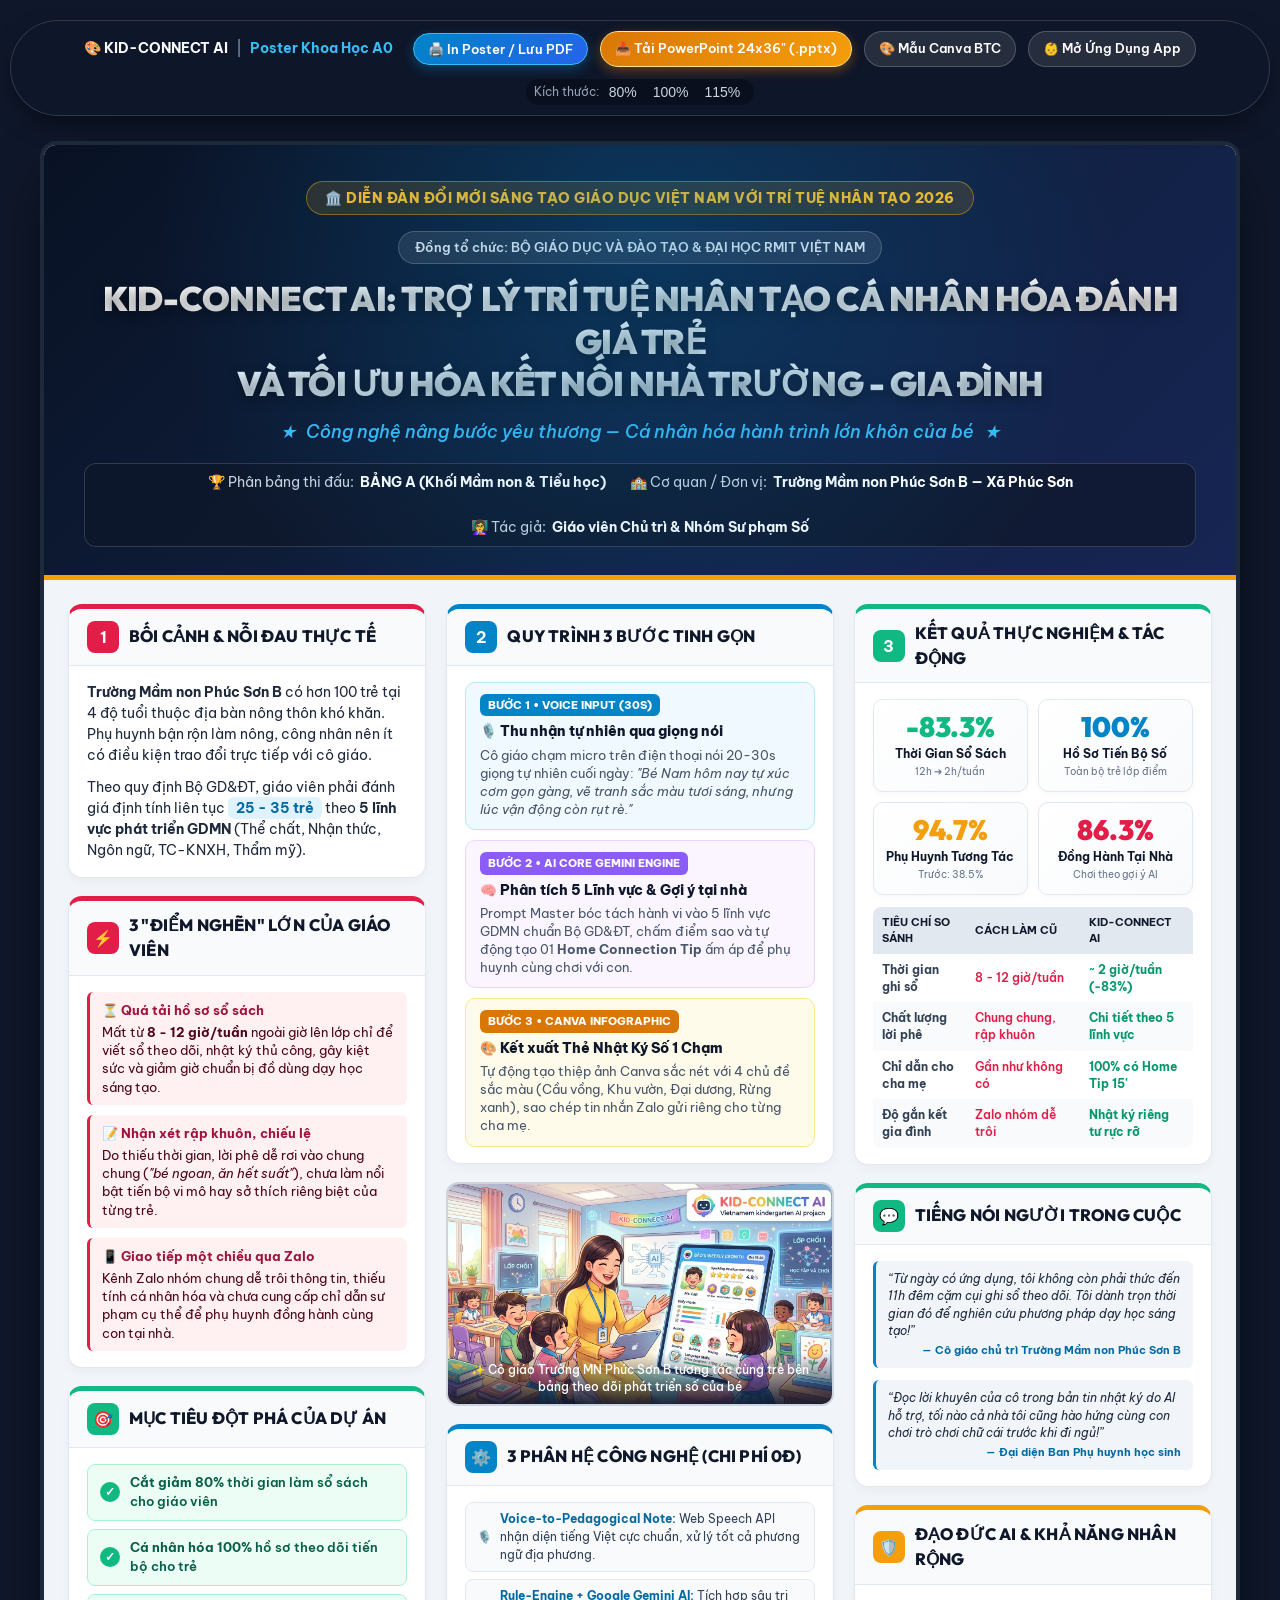
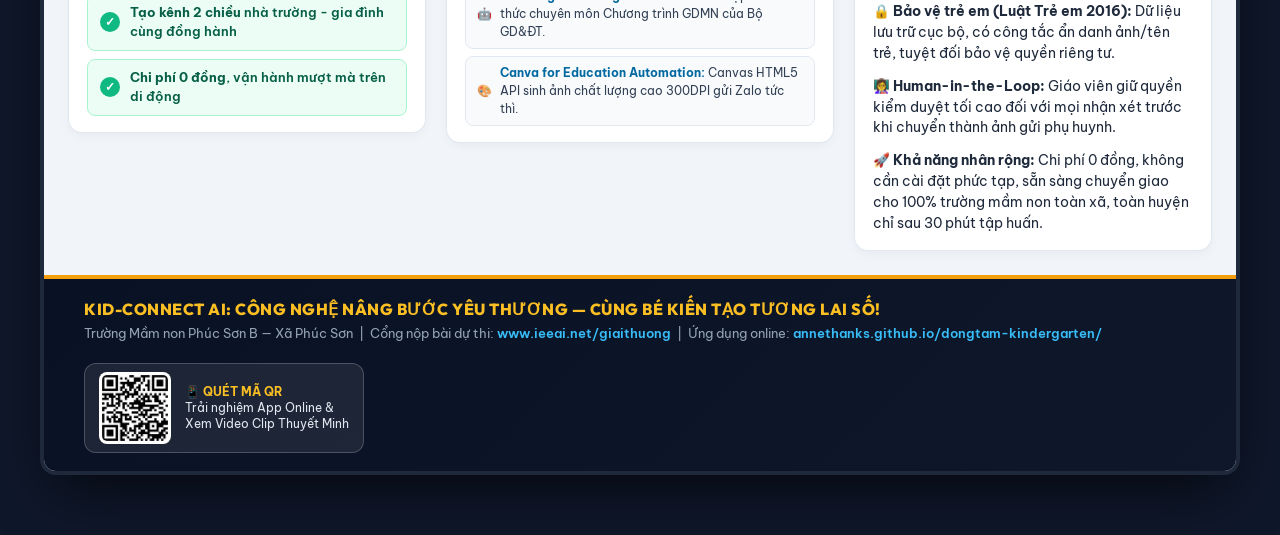
<file: poster.html>
<!DOCTYPE html>
<html lang="vi">
<head>
  <meta charset="UTF-8">
  <meta name="viewport" content="width=device-width, initial-scale=1.0">
  <title>POSTER TRIỂN LÃM: KID-CONNECT AI | Giải Thưởng Tiên Phong Ứng Dụng AI 2026</title>
  
  <!-- Google Fonts -->
  <link rel="preconnect" href="https://fonts.googleapis.com">
  <link rel="preconnect" href="https://fonts.gstatic.com" crossorigin>
  <link href="https://fonts.googleapis.com/css2?family=Be+Vietnam+Pro:ital,wght@0,300;0,400;0,500;0,600;0,700;0,800;1,400;1,600&family=Outfit:wght@500;600;700;800;900&display=swap" rel="stylesheet">

  <style>
    :root {
      --primary: #0284c7;
      --primary-dark: #0369a1;
      --primary-navy: #0f172a;
      --accent-amber: #f59e0b;
      --accent-rose: #e11d48;
      --accent-emerald: #10b981;
      --accent-violet: #8b5cf6;
      --bg-slate: #f8fafc;
      --card-bg: #ffffff;
      --text-main: #1e293b;
      --text-muted: #64748b;
      --border-color: #e2e8f0;
      --poster-w: 1200px;
    }

    * {
      box-sizing: border-box;
      margin: 0;
      padding: 0;
    }

    body {
      font-family: 'Be Vietnam Pro', -apple-system, BlinkMacSystemFont, sans-serif;
      background-color: #0f172a;
      color: var(--text-main);
      display: flex;
      flex-direction: column;
      align-items: center;
      min-height: 100vh;
      padding: 20px 10px 60px 10px;
      line-height: 1.5;
    }

    /* TOP ACTION TOOLBAR */
    .toolbar {
      position: sticky;
      top: 10px;
      z-index: 1000;
      background: rgba(15, 23, 42, 0.85);
      backdrop-filter: blur(12px);
      border: 1px solid rgba(255, 255, 255, 0.15);
      border-radius: 9999px;
      padding: 10px 24px;
      margin-bottom: 25px;
      display: flex;
      align-items: center;
      gap: 12px;
      box-shadow: 0 10px 25px -5px rgba(0, 0, 0, 0.5);
      flex-wrap: wrap;
      justify-content: center;
    }

    .toolbar-title {
      color: #f8fafc;
      font-weight: 700;
      font-size: 14px;
      display: flex;
      align-items: center;
      gap: 8px;
      margin-right: 8px;
    }

    .toolbar-btn {
      display: inline-flex;
      align-items: center;
      gap: 6px;
      background: rgba(255, 255, 255, 0.1);
      color: #ffffff;
      border: 1px solid rgba(255, 255, 255, 0.2);
      padding: 7px 14px;
      border-radius: 9999px;
      font-size: 13px;
      font-weight: 600;
      text-decoration: none;
      cursor: pointer;
      transition: all 0.2s ease;
      font-family: inherit;
    }

    .toolbar-btn:hover {
      background: rgba(255, 255, 255, 0.25);
      transform: translateY(-1px);
    }

    .toolbar-btn.primary {
      background: linear-gradient(135deg, #0284c7, #2563eb);
      border-color: #38bdf8;
      box-shadow: 0 4px 12px rgba(2, 132, 199, 0.4);
    }

    .toolbar-btn.primary:hover {
      background: linear-gradient(135deg, #0369a1, #1d4ed8);
    }

    .toolbar-btn.amber {
      background: linear-gradient(135deg, #d97706, #f59e0b);
      border-color: #fde68a;
      box-shadow: 0 4px 12px rgba(217, 119, 6, 0.4);
    }

    .zoom-group {
      display: flex;
      align-items: center;
      gap: 4px;
      background: rgba(0, 0, 0, 0.3);
      padding: 3px 8px;
      border-radius: 9999px;
      color: #94a3b8;
      font-size: 12px;
    }

    .zoom-btn {
      background: none;
      border: none;
      color: #cbd5e1;
      font-size: 14px;
      cursor: pointer;
      padding: 2px 6px;
      border-radius: 4px;
    }
    .zoom-btn:hover {
      background: rgba(255,255,255,0.2);
      color: #fff;
    }

    /* POSTER WRAPPER (RATIO 2:3 - KHỔ A0 STANDALONE) */
    .poster-viewport {
      width: 100%;
      display: flex;
      justify-content: center;
      transition: transform 0.2s ease;
      transform-origin: top center;
    }

    .poster {
      width: var(--poster-w);
      background-color: var(--bg-slate);
      border-radius: 16px;
      box-shadow: 0 25px 60px -15px rgba(0, 0, 0, 0.7);
      overflow: hidden;
      display: flex;
      flex-direction: column;
      border: 4px solid #1e293b;
      position: relative;
    }

    /* 1. POSTER HEADER */
    .poster-header {
      background: linear-gradient(135deg, #091224 0%, #0f1f3d 50%, #172554 100%);
      color: #ffffff;
      padding: 36px 40px 28px 40px;
      text-align: center;
      position: relative;
      border-bottom: 5px solid var(--accent-amber);
    }

    .poster-header::before {
      content: "";
      position: absolute;
      top: 0; left: 0; right: 0; bottom: 0;
      background: radial-gradient(circle at 50% 20%, rgba(2, 132, 199, 0.25), transparent 70%);
      pointer-events: none;
    }

    .header-badge-row {
      display: flex;
      justify-content: center;
      align-items: center;
      gap: 16px;
      margin-bottom: 14px;
      flex-wrap: wrap;
    }

    .badge-org {
      background: rgba(245, 158, 11, 0.15);
      border: 1px solid rgba(245, 158, 11, 0.5);
      color: #fbbf24;
      font-size: 13.5px;
      font-weight: 800;
      letter-spacing: 0.5px;
      text-transform: uppercase;
      padding: 6px 18px;
      border-radius: 9999px;
      display: inline-flex;
      align-items: center;
      gap: 8px;
    }

    .badge-sub {
      background: rgba(255, 255, 255, 0.1);
      border: 1px solid rgba(255, 255, 255, 0.2);
      color: #e2e8f0;
      font-size: 13px;
      font-weight: 600;
      padding: 6px 16px;
      border-radius: 9999px;
    }

    .poster-title {
      font-family: 'Outfit', sans-serif;
      font-size: 34px;
      font-weight: 900;
      line-height: 1.25;
      margin-bottom: 12px;
      background: linear-gradient(180deg, #ffffff 30%, #e0f2fe 100%);
      -webkit-background-clip: text;
      -webkit-text-fill-color: transparent;
      text-transform: uppercase;
      letter-spacing: -0.5px;
      text-shadow: 0 4px 12px rgba(0,0,0,0.4);
    }

    .poster-slogan {
      font-size: 18px;
      font-weight: 500;
      font-style: italic;
      color: #38bdf8;
      margin-bottom: 18px;
      display: flex;
      align-items: center;
      justify-content: center;
      gap: 10px;
    }

    .poster-meta-bar {
      display: flex;
      justify-content: center;
      align-items: center;
      gap: 24px;
      background: rgba(15, 23, 42, 0.7);
      border: 1px solid rgba(255, 255, 255, 0.15);
      padding: 8px 24px;
      border-radius: 12px;
      font-size: 14px;
      color: #cbd5e1;
      flex-wrap: wrap;
    }

    .meta-item {
      display: flex;
      align-items: center;
      gap: 6px;
    }
    .meta-item strong {
      color: #ffffff;
    }

    /* 2. POSTER BODY (3 COLUMNS) */
    .poster-body {
      display: grid;
      grid-template-columns: 1fr 1.08fr 1fr;
      gap: 20px;
      padding: 24px;
      background-color: #f1f5f9;
      flex-grow: 1;
    }

    .poster-col {
      display: flex;
      flex-direction: column;
      gap: 18px;
    }

    /* CARDS */
    .section-card {
      background: var(--card-bg);
      border-radius: 14px;
      border: 1.5px solid var(--border-color);
      overflow: hidden;
      box-shadow: 0 4px 12px -2px rgba(0, 0, 0, 0.05);
      display: flex;
      flex-direction: column;
    }

    .section-card.rose { border-top: 5px solid var(--accent-rose); }
    .section-card.blue { border-top: 5px solid var(--primary); }
    .section-card.emerald { border-top: 5px solid var(--accent-emerald); }
    .section-card.amber { border-top: 5px solid var(--accent-amber); }

    .card-header {
      padding: 12px 18px;
      display: flex;
      align-items: center;
      gap: 10px;
      background: #f8fafc;
      border-bottom: 1px solid var(--border-color);
    }

    .card-icon {
      width: 32px;
      height: 32px;
      border-radius: 8px;
      display: flex;
      align-items: center;
      justify-content: center;
      font-size: 16px;
      color: #fff;
      font-weight: bold;
      flex-shrink: 0;
    }
    .card-icon.rose { background: var(--accent-rose); }
    .card-icon.blue { background: var(--primary); }
    .card-icon.emerald { background: var(--accent-emerald); }
    .card-icon.amber { background: var(--accent-amber); }

    .card-title {
      font-family: 'Outfit', sans-serif;
      font-size: 16.5px;
      font-weight: 800;
      color: var(--primary-navy);
      text-transform: uppercase;
      letter-spacing: 0.2px;
    }

    .card-body {
      padding: 16px 18px;
      font-size: 13.5px;
      color: #334155;
      display: flex;
      flex-direction: column;
      gap: 12px;
    }

    /* HIGHLIGHT & LISTS */
    .lead-text {
      font-size: 13.5px;
      line-height: 1.55;
      color: #1e293b;
    }

    .highlight-pill {
      background: #e0f2fe;
      color: #0369a1;
      padding: 2px 8px;
      border-radius: 6px;
      font-weight: 700;
    }

    .pain-point-list {
      display: flex;
      flex-direction: column;
      gap: 10px;
    }

    .pain-point-item {
      background: #fff1f2;
      border-left: 3.5px solid var(--accent-rose);
      border-radius: 6px;
      padding: 9px 12px;
      display: flex;
      flex-direction: column;
      gap: 3px;
    }

    .pain-point-item .pp-title {
      font-weight: 700;
      color: #9f1239;
      font-size: 13px;
      display: flex;
      align-items: center;
      gap: 6px;
    }

    .pain-point-item .pp-desc {
      font-size: 12.5px;
      color: #4c0519;
      line-height: 1.45;
    }

    /* GOAL BOX */
    .goal-grid {
      display: grid;
      grid-template-columns: 1fr;
      gap: 8px;
    }

    .goal-item {
      background: #ecfdf5;
      border: 1px solid #a7f3d0;
      padding: 8px 12px;
      border-radius: 8px;
      display: flex;
      align-items: center;
      gap: 10px;
      font-size: 13px;
      color: #065f46;
      font-weight: 600;
    }

    .goal-check {
      background: var(--accent-emerald);
      color: #fff;
      width: 20px;
      height: 20px;
      border-radius: 50%;
      display: flex;
      align-items: center;
      justify-content: center;
      font-size: 12px;
      font-weight: 800;
      flex-shrink: 0;
    }

    /* STEP FLOW DIAGRAM (CENTER COLUMN) */
    .step-flow {
      display: flex;
      flex-direction: column;
      gap: 10px;
      position: relative;
    }

    .step-box {
      background: #f0fdf4;
      border: 1.5px solid #bbf7d0;
      border-radius: 10px;
      padding: 11px 14px;
      position: relative;
    }

    .step-box.s1 { background: #f0f9ff; border-color: #bae6fd; }
    .step-box.s2 { background: #faf5ff; border-color: #e9d5ff; }
    .step-box.s3 { background: #fffbeb; border-color: #fde68a; }

    .step-badge {
      display: inline-block;
      font-size: 11px;
      font-weight: 800;
      text-transform: uppercase;
      padding: 3px 8px;
      border-radius: 6px;
      margin-bottom: 5px;
    }
    .s1 .step-badge { background: #0284c7; color: #fff; }
    .s2 .step-badge { background: #8b5cf6; color: #fff; }
    .s3 .step-badge { background: #d97706; color: #fff; }

    .step-title {
      font-weight: 800;
      font-size: 13.5px;
      color: var(--primary-navy);
      margin-bottom: 4px;
    }

    .step-desc {
      font-size: 12.5px;
      color: #475569;
      line-height: 1.45;
    }

    /* HERO IMAGE */
    .hero-img-wrap {
      border-radius: 12px;
      overflow: hidden;
      border: 2px solid #cbd5e1;
      position: relative;
      background: #000;
    }

    .hero-img-wrap img {
      width: 100%;
      height: 220px;
      object-fit: cover;
      display: block;
      transition: transform 0.3s ease;
    }

    .hero-img-wrap:hover img {
      transform: scale(1.02);
    }

    .hero-caption {
      position: absolute;
      bottom: 0;
      left: 0;
      right: 0;
      background: linear-gradient(0deg, rgba(15,23,42,0.9) 0%, transparent 100%);
      color: #ffffff;
      padding: 8px 12px;
      font-size: 11.5px;
      text-align: center;
      font-weight: 500;
    }

    /* TECH PILL ROW */
    .tech-pill-grid {
      display: grid;
      grid-template-columns: 1fr;
      gap: 7px;
    }

    .tech-pill {
      background: #f8fafc;
      border: 1px solid var(--border-color);
      border-radius: 8px;
      padding: 7px 11px;
      font-size: 12px;
      display: flex;
      align-items: center;
      gap: 8px;
    }
    .tech-pill strong {
      color: var(--primary-dark);
    }

    /* STATS GRID (RIGHT COLUMN) */
    .stats-grid {
      display: grid;
      grid-template-columns: 1fr 1fr;
      gap: 10px;
    }

    .stat-card {
      background: linear-gradient(135deg, #ffffff 0%, #f8fafc 100%);
      border: 1.5px solid var(--border-color);
      border-radius: 10px;
      padding: 12px 10px;
      text-align: center;
      display: flex;
      flex-direction: column;
      align-items: center;
      justify-content: center;
      box-shadow: 0 2px 6px rgba(0,0,0,0.03);
    }

    .stat-number {
      font-family: 'Outfit', sans-serif;
      font-size: 28px;
      font-weight: 900;
      line-height: 1.1;
      margin-bottom: 4px;
    }
    .stat-card.green .stat-number { color: var(--accent-emerald); }
    .stat-card.blue .stat-number { color: var(--primary); }
    .stat-card.amber .stat-number { color: var(--accent-amber); }
    .stat-card.rose .stat-number { color: var(--accent-rose); }

    .stat-label {
      font-size: 11.5px;
      font-weight: 700;
      color: var(--primary-navy);
      line-height: 1.3;
    }

    .stat-sub {
      font-size: 10px;
      color: var(--text-muted);
      margin-top: 2px;
    }

    /* BEFORE AFTER TABLE */
    .compare-table {
      width: 100%;
      border-collapse: collapse;
      font-size: 11.5px;
      border-radius: 8px;
      overflow: hidden;
    }

    .compare-table th, .compare-table td {
      padding: 7px 9px;
      text-align: left;
    }

    .compare-table th {
      background: #e2e8f0;
      color: var(--primary-navy);
      font-weight: 700;
      font-size: 11px;
      text-transform: uppercase;
    }

    .compare-table tr:nth-child(even) {
      background: #f8fafc;
    }

    .compare-table td.bad {
      color: #e11d48;
      font-weight: 600;
    }

    .compare-table td.good {
      color: #059669;
      font-weight: 700;
    }

    /* QUOTE BOX */
    .quote-box {
      background: #f1f5f9;
      border-left: 3.5px solid var(--primary);
      padding: 9px 12px;
      border-radius: 6px;
      font-size: 12px;
      font-style: italic;
      color: #1e293b;
      line-height: 1.45;
    }

    .quote-author {
      font-size: 11px;
      font-weight: 700;
      font-style: normal;
      color: var(--primary-dark);
      margin-top: 4px;
      display: block;
      text-align: right;
    }

    /* 3. POSTER FOOTER */
    .poster-footer {
      background: linear-gradient(135deg, #091224 0%, #0f172a 100%);
      color: #ffffff;
      padding: 18px 40px;
      border-top: 4px solid var(--accent-amber);
      display: flex;
      align-items: center;
      justify-content: space-between;
      gap: 20px;
      flex-wrap: wrap;
    }

    .footer-left {
      display: flex;
      flex-direction: column;
      gap: 4px;
      flex-grow: 1;
    }

    .footer-slogan {
      font-family: 'Outfit', sans-serif;
      font-size: 16px;
      font-weight: 800;
      color: #fbbf24;
      text-transform: uppercase;
      letter-spacing: 0.5px;
    }

    .footer-info {
      font-size: 12.5px;
      color: #94a3b8;
      line-height: 1.4;
    }

    .footer-info a {
      color: #38bdf8;
      text-decoration: none;
      font-weight: 600;
    }

    .footer-right {
      display: flex;
      align-items: center;
      gap: 14px;
      background: rgba(255, 255, 255, 0.08);
      border: 1px solid rgba(255, 255, 255, 0.2);
      padding: 8px 14px;
      border-radius: 12px;
    }

    .qr-img {
      width: 72px;
      height: 72px;
      border-radius: 8px;
      background: #fff;
      padding: 3px;
      display: block;
    }

    .qr-text {
      display: flex;
      flex-direction: column;
      font-size: 11.5px;
      color: #e2e8f0;
      line-height: 1.35;
    }
    .qr-text strong {
      color: #fbbf24;
      font-size: 12px;
    }

    /* PRINT STYLES FOR A0 / A1 STANDEE / PDF */
    @media print {
      body {
        background: #ffffff !important;
        padding: 0 !important;
        margin: 0 !important;
      }

      .toolbar {
        display: none !important;
      }

      .poster-viewport {
        transform: none !important;
      }

      .poster {
        width: 100% !important;
        max-width: none !important;
        border: none !important;
        border-radius: 0 !important;
        box-shadow: none !important;
      }

      @page {
        size: A0 portrait;
        margin: 0;
      }
    }

    /* RESPONSIVE SCALING FOR MOBILE / LAPTOP PREVIEW */
    @media (max-width: 1250px) {
      :root {
        --poster-w: 100%;
      }
      .poster-body {
        grid-template-columns: 1fr;
      }
      .stats-grid {
        grid-template-columns: repeat(4, 1fr);
      }
    }

    @media (max-width: 768px) {
      .stats-grid {
        grid-template-columns: repeat(2, 1fr);
      }
      .poster-title {
        font-size: 24px;
      }
      .poster-header {
        padding: 24px 16px;
      }
      .poster-body {
        padding: 16px;
      }
      .poster-footer {
        padding: 16px;
        flex-direction: column;
        text-align: center;
      }
    }
  </style>
</head>
<body>

  <!-- TOP ACTION TOOLBAR -->
  <div class="toolbar" id="toolbar">
    <div class="toolbar-title">
      <span>🎨 KID-CONNECT AI</span>
      <span style="color: #64748b;">|</span>
      <span style="color: #38bdf8;">Poster Khoa Học A0</span>
    </div>

    <!-- Print / Export PDF -->
    <button class="toolbar-btn primary" onclick="window.print()">
      🖨️ In Poster / Lưu PDF
    </button>

    <!-- Download PPTX -->
    <a class="toolbar-btn amber" href="Poster_KID_CONNECT_AI_Canva_Import.pptx" download="Poster_KID_CONNECT_AI_Canva_Import.pptx">
      📥 Tải PowerPoint 24x36" (.pptx)
    </a>

    <!-- Official Canva Template -->
    <a class="toolbar-btn" href="https://www.canva.com/design/DAHX8izuwG0/IHnb5H7RXv3gR_rsUFUDIA/edit" target="_blank" rel="noopener">
      🎨 Mẫu Canva BTC
    </a>

    <!-- Launch Main App -->
    <a class="toolbar-btn" href="kid_connect_app/index.html">
      👶 Mở Ứng Dụng App
    </a>

    <!-- Zoom Controls -->
    <div class="zoom-group">
      <span>Kích thước:</span>
      <button class="zoom-btn" onclick="setZoom(0.8)">80%</button>
      <button class="zoom-btn" onclick="setZoom(1.0)">100%</button>
      <button class="zoom-btn" onclick="setZoom(1.15)">115%</button>
    </div>
  </div>

  <!-- POSTER CONTAINER -->
  <div class="poster-viewport" id="viewport">
    <div class="poster" id="poster">

      <!-- ================= HEADER SECTION ================= -->
      <header class="poster-header">
        <div class="header-badge-row">
          <span class="badge-org">🏛️ DIỄN ĐÀN ĐỔI MỚI SÁNG TẠO GIÁO DỤC VIỆT NAM VỚI TRÍ TUỆ NHÂN TẠO 2026</span>
          <span class="badge-sub">Đồng tổ chức: BỘ GIÁO DỤC VÀ ĐÀO TẠO & ĐẠI HỌC RMIT VIỆT NAM</span>
        </div>

        <h1 class="poster-title">
          KID-CONNECT AI: TRỢ LÝ TRÍ TUỆ NHÂN TẠO CÁ NHÂN HÓA ĐÁNH GIÁ TRẺ<br>
          VÀ TỐI ƯU HÓA KẾT NỐI NHÀ TRƯỜNG - GIA ĐÌNH
        </h1>

        <div class="poster-slogan">
          <span>★</span>
          <span>Công nghệ nâng bước yêu thương — Cá nhân hóa hành trình lớn khôn của bé</span>
          <span>★</span>
        </div>

        <div class="poster-meta-bar">
          <div class="meta-item">
            <span>🏆 Phân bảng thi đấu:</span>
            <strong>BẢNG A (Khối Mầm non & Tiểu học)</strong>
          </div>
          <div class="meta-item">
            <span>🏫 Cơ quan / Đơn vị:</span>
            <strong>Trường Mầm non Phúc Sơn B — Xã Phúc Sơn</strong>
          </div>
          <div class="meta-item">
            <span>👩‍🏫 Tác giả:</span>
            <strong>Giáo viên Chủ trì & Nhóm Sư phạm Số</strong>
          </div>
        </div>
      </header>

      <!-- ================= BODY 3-COLUMNS ================= -->
      <main class="poster-body">

        <!-- ========== CỘT 1: BỐI CẢNH & THÁCH THỨC ========== -->
        <section class="poster-col">
          
          <!-- Card: Thực trạng cơ sở -->
          <article class="section-card rose">
            <div class="card-header">
              <div class="card-icon rose">1</div>
              <h2 class="card-title">Bối Cảnh & Nỗi Đau Thực Tế</h2>
            </div>
            <div class="card-body">
              <p class="lead-text">
                <strong>Trường Mầm non Phúc Sơn B</strong> có hơn 100 trẻ tại 4 độ tuổi thuộc địa bàn nông thôn khó khăn. Phụ huynh bận rộn làm nông, công nhân nên ít có điều kiện trao đổi trực tiếp với cô giáo.
              </p>
              <p class="lead-text">
                Theo quy định Bộ GD&ĐT, giáo viên phải đánh giá định tính liên tục <span class="highlight-pill">25 - 35 trẻ</span> theo <strong>5 lĩnh vực phát triển GDMN</strong> (Thể chất, Nhận thức, Ngôn ngữ, TC-KNXH, Thẩm mỹ).
              </p>
            </div>
          </article>

          <!-- Card: 3 Điểm nghẽn -->
          <article class="section-card rose">
            <div class="card-header">
              <div class="card-icon rose">⚡</div>
              <h2 class="card-title">3 "Điểm Nghẽn" Lớn Của Giáo Viên</h2>
            </div>
            <div class="card-body">
              <div class="pain-point-list">
                <div class="pain-point-item">
                  <span class="pp-title">⏳ Quá tải hồ sơ sổ sách</span>
                  <span class="pp-desc">Mất từ <strong>8 - 12 giờ/tuần</strong> ngoài giờ lên lớp chỉ để viết sổ theo dõi, nhật ký thủ công, gây kiệt sức và giảm giờ chuẩn bị đồ dùng dạy học sáng tạo.</span>
                </div>
                <div class="pain-point-item">
                  <span class="pp-title">📝 Nhận xét rập khuôn, chiếu lệ</span>
                  <span class="pp-desc">Do thiếu thời gian, lời phê dễ rơi vào chung chung (<em>"bé ngoan, ăn hết suất"</em>), chưa làm nổi bật tiến bộ vi mô hay sở thích riêng biệt của từng trẻ.</span>
                </div>
                <div class="pain-point-item">
                  <span class="pp-title">📱 Giao tiếp một chiều qua Zalo</span>
                  <span class="pp-desc">Kênh Zalo nhóm chung dễ trôi thông tin, thiếu tính cá nhân hóa và chưa cung cấp chỉ dẫn sư phạm cụ thể để phụ huynh đồng hành cùng con tại nhà.</span>
                </div>
              </div>
            </div>
          </article>

          <!-- Card: Mục tiêu đột phá -->
          <article class="section-card emerald">
            <div class="card-header">
              <div class="card-icon emerald">🎯</div>
              <h2 class="card-title">Mục Tiêu Đột Phá Của Dự Án</h2>
            </div>
            <div class="card-body">
              <div class="goal-grid">
                <div class="goal-item">
                  <div class="goal-check">✓</div>
                  <span><strong>Cắt giảm 80%</strong> thời gian làm sổ sách cho giáo viên</span>
                </div>
                <div class="goal-item">
                  <div class="goal-check">✓</div>
                  <span><strong>Cá nhân hóa 100%</strong> hồ sơ theo dõi tiến bộ cho trẻ</span>
                </div>
                <div class="goal-item">
                  <div class="goal-check">✓</div>
                  <span><strong>Tạo kênh 2 chiều</strong> nhà trường - gia đình cùng đồng hành</span>
                </div>
                <div class="goal-item">
                  <div class="goal-check">✓</div>
                  <span><strong>Chi phí 0 đồng</strong>, vận hành mượt mà trên di động</span>
                </div>
              </div>
            </div>
          </article>

        </section>

        <!-- ========== CỘT 2: GIẢI PHÁP & QUY TRÌNH (TRUNG TÂM) ========== -->
        <section class="poster-col">
          
          <!-- Card: Quy trình 3 bước -->
          <article class="section-card blue">
            <div class="card-header">
              <div class="card-icon blue">2</div>
              <h2 class="card-title">Quy Trình 3 Bước Tinh Gọn</h2>
            </div>
            <div class="card-body">
              <div class="step-flow">
                
                <div class="step-box s1">
                  <span class="step-badge">Bước 1 • Voice Input (30s)</span>
                  <div class="step-title">🎙️ Thu nhận tự nhiên qua giọng nói</div>
                  <div class="step-desc">
                    Cô giáo chạm micro trên điện thoại nói 20-30s giọng tự nhiên cuối ngày: <em>"Bé Nam hôm nay tự xúc cơm gọn gàng, vẽ tranh sắc màu tươi sáng, nhưng lúc vận động còn rụt rè."</em>
                  </div>
                </div>

                <div class="step-box s2">
                  <span class="step-badge">Bước 2 • AI Core Gemini Engine</span>
                  <div class="step-title">🧠 Phân tích 5 Lĩnh vực & Gợi ý tại nhà</div>
                  <div class="step-desc">
                    Prompt Master bóc tách hành vi vào 5 lĩnh vực GDMN chuẩn Bộ GD&ĐT, chấm điểm sao và tự động tạo 01 <strong>Home Connection Tip</strong> ấm áp để phụ huynh cùng chơi với con.
                  </div>
                </div>

                <div class="step-box s3">
                  <span class="step-badge">Bước 3 • Canva Infographic</span>
                  <div class="step-title">🎨 Kết xuất Thẻ Nhật Ký Số 1 Chạm</div>
                  <div class="step-desc">
                    Tự động tạo thiệp ảnh Canva sắc nét với 4 chủ đề sắc màu (Cầu vồng, Khu vườn, Đại dương, Rừng xanh), sao chép tin nhắn Zalo gửi riêng cho từng cha mẹ.
                  </div>
                </div>

              </div>
            </div>
          </article>

          <!-- Visual Hero Image Showcase -->
          <div class="hero-img-wrap">
            <img src="poster_hero_illustration.jpg" alt="Cô giáo và học sinh tương tác với ứng dụng KID-CONNECT AI" onerror="this.src='kid_connect_app/assets/poster_hero_illustration.jpg'">
            <div class="hero-caption">
              ✨ Cô giáo Trường MN Phúc Sơn B tương tác cùng trẻ bên bảng theo dõi phát triển số của bé
            </div>
          </div>

          <!-- Card: 3 Phân hệ công nghệ -->
          <article class="section-card blue">
            <div class="card-header">
              <div class="card-icon blue">⚙️</div>
              <h2 class="card-title">3 Phân Hệ Công Nghệ (Chi Phí 0Đ)</h2>
            </div>
            <div class="card-body">
              <div class="tech-pill-grid">
                <div class="tech-pill">
                  <span>🎙️</span>
                  <div><strong>Voice-to-Pedagogical Note:</strong> Web Speech API nhận diện tiếng Việt cực chuẩn, xử lý tốt cả phương ngữ địa phương.</div>
                </div>
                <div class="tech-pill">
                  <span>🤖</span>
                  <div><strong>Rule-Engine + Google Gemini AI:</strong> Tích hợp sâu tri thức chuyên môn Chương trình GDMN của Bộ GD&ĐT.</div>
                </div>
                <div class="tech-pill">
                  <span>🎨</span>
                  <div><strong>Canva for Education Automation:</strong> Canvas HTML5 API sinh ảnh chất lượng cao 300DPI gửi Zalo tức thì.</div>
                </div>
              </div>
            </div>
          </article>

        </section>

        <!-- ========== CỘT 3: KẾT QUẢ, TÁC ĐỘNG & LAN TỎA ========== -->
        <section class="poster-col">
          
          <!-- Card: Số liệu đối chứng KPI -->
          <article class="section-card emerald">
            <div class="card-header">
              <div class="card-icon emerald">3</div>
              <h2 class="card-title">Kết Quả Thực Nghiệm & Tác Động</h2>
            </div>
            <div class="card-body">
              
              <div class="stats-grid">
                <div class="stat-card green">
                  <div class="stat-number">-83.3%</div>
                  <div class="stat-label">Thời Gian Sổ Sách</div>
                  <div class="stat-sub">12h ➔ 2h/tuần</div>
                </div>

                <div class="stat-card blue">
                  <div class="stat-number">100%</div>
                  <div class="stat-label">Hồ Sơ Tiến Bộ Số</div>
                  <div class="stat-sub">Toàn bộ trẻ lớp điểm</div>
                </div>

                <div class="stat-card amber">
                  <div class="stat-number">94.7%</div>
                  <div class="stat-label">Phụ Huynh Tương Tác</div>
                  <div class="stat-sub">Trước: 38.5%</div>
                </div>

                <div class="stat-card rose">
                  <div class="stat-number">86.3%</div>
                  <div class="stat-label">Đồng Hành Tại Nhà</div>
                  <div class="stat-sub">Chơi theo gợi ý AI</div>
                </div>
              </div>

              <!-- Before vs After Table -->
              <table class="compare-table">
                <thead>
                  <tr>
                    <th>Tiêu chí so sánh</th>
                    <th>Cách làm cũ</th>
                    <th>KID-CONNECT AI</th>
                  </tr>
                </thead>
                <tbody>
                  <tr>
                    <td><strong>Thời gian ghi sổ</strong></td>
                    <td class="bad">8 - 12 giờ/tuần</td>
                    <td class="good">~ 2 giờ/tuần (-83%)</td>
                  </tr>
                  <tr>
                    <td><strong>Chất lượng lời phê</strong></td>
                    <td class="bad">Chung chung, rập khuôn</td>
                    <td class="good">Chi tiết theo 5 lĩnh vực</td>
                  </tr>
                  <tr>
                    <td><strong>Chỉ dẫn cho cha mẹ</strong></td>
                    <td class="bad">Gần như không có</td>
                    <td class="good">100% có Home Tip 15'</td>
                  </tr>
                  <tr>
                    <td><strong>Độ gắn kết gia đình</strong></td>
                    <td class="bad">Zalo nhóm dễ trôi</td>
                    <td class="good">Nhật ký riêng tư rực rỡ</td>
                  </tr>
                </tbody>
              </table>

            </div>
          </article>

          <!-- Card: Tiếng nói người trong cuộc -->
          <article class="section-card emerald">
            <div class="card-header">
              <div class="card-icon emerald">💬</div>
              <h2 class="card-title">Tiếng Nói Người Trong Cuộc</h2>
            </div>
            <div class="card-body">
              <div class="quote-box">
                “Từ ngày có ứng dụng, tôi không còn phải thức đến 11h đêm cặm cụi ghi sổ theo dõi. Tôi dành trọn thời gian đó để nghiên cứu phương pháp dạy học sáng tạo!”
                <span class="quote-author">— Cô giáo chủ trì Trường Mầm non Phúc Sơn B</span>
              </div>
              <div class="quote-box">
                “Đọc lời khuyên của cô trong bản tin nhật ký do AI hỗ trợ, tối nào cả nhà tôi cũng hào hứng cùng con chơi trò chơi chữ cái trước khi đi ngủ!”
                <span class="quote-author">— Đại diện Ban Phụ huynh học sinh</span>
              </div>
            </div>
          </article>

          <!-- Card: AI có trách nhiệm & Nhân rộng -->
          <article class="section-card amber">
            <div class="card-header">
              <div class="card-icon amber">🛡️</div>
              <h2 class="card-title">Đạo Đức AI & Khả Năng Nhân Rộng</h2>
            </div>
            <div class="card-body">
              <p class="lead-text">
                🔒 <strong>Bảo vệ trẻ em (Luật Trẻ em 2016):</strong> Dữ liệu lưu trữ cục bộ, có công tắc ẩn danh ảnh/tên trẻ, tuyệt đối bảo vệ quyền riêng tư.
              </p>
              <p class="lead-text">
                👩‍🏫 <strong>Human-in-the-Loop:</strong> Giáo viên giữ quyền kiểm duyệt tối cao đối với mọi nhận xét trước khi chuyển thành ảnh gửi phụ huynh.
              </p>
              <p class="lead-text">
                🚀 <strong>Khả năng nhân rộng:</strong> Chi phí 0 đồng, không cần cài đặt phức tạp, sẵn sàng chuyển giao cho 100% trường mầm non toàn xã, toàn huyện chỉ sau 30 phút tập huấn.
              </p>
            </div>
          </article>

        </section>

      </main>

      <!-- ================= FOOTER SECTION ================= -->
      <footer class="poster-footer">
        <div class="footer-left">
          <div class="footer-slogan">
            KID-CONNECT AI: CÔNG NGHỆ NÂNG BƯỚC YÊU THƯƠNG — CÙNG BÉ KIẾN TẠO TƯƠNG LAI SỐ!
          </div>
          <div class="footer-info">
            Trường Mầm non Phúc Sơn B — Xã Phúc Sơn &nbsp;|&nbsp; 
            Cổng nộp bài dự thi: <a href="https://www.ieeai.net/giaithuong" target="_blank">www.ieeai.net/giaithuong</a> &nbsp;|&nbsp; 
            Ứng dụng online: <a href="https://annethanks.github.io/dongtam-kindergarten/" target="_blank">annethanks.github.io/dongtam-kindergarten/</a>
          </div>
        </div>

        <div class="footer-right">
          <img class="qr-img" src="QR_Code_KID_CONNECT_AI.png" alt="QR Code KID-CONNECT AI" onerror="this.src='kid_connect_app/assets/QR_Code_KID_CONNECT_AI.png'">
          <div class="qr-text">
            <strong>📱 QUÉT MÃ QR</strong>
            <span>Trải nghiệm App Online &</span>
            <span>Xem Video Clip Thuyết Minh</span>
          </div>
        </div>
      </footer>

    </div>
  </div>

  <script>
    // Zoom feature for interactive preview
    function setZoom(scale) {
      const poster = document.getElementById('poster');
      if (scale === 1.0) {
        poster.style.transform = 'none';
      } else {
        poster.style.transform = `scale(${scale})`;
        poster.style.transformOrigin = 'top center';
      }
    }
  </script>

</body>
</html>
</file>
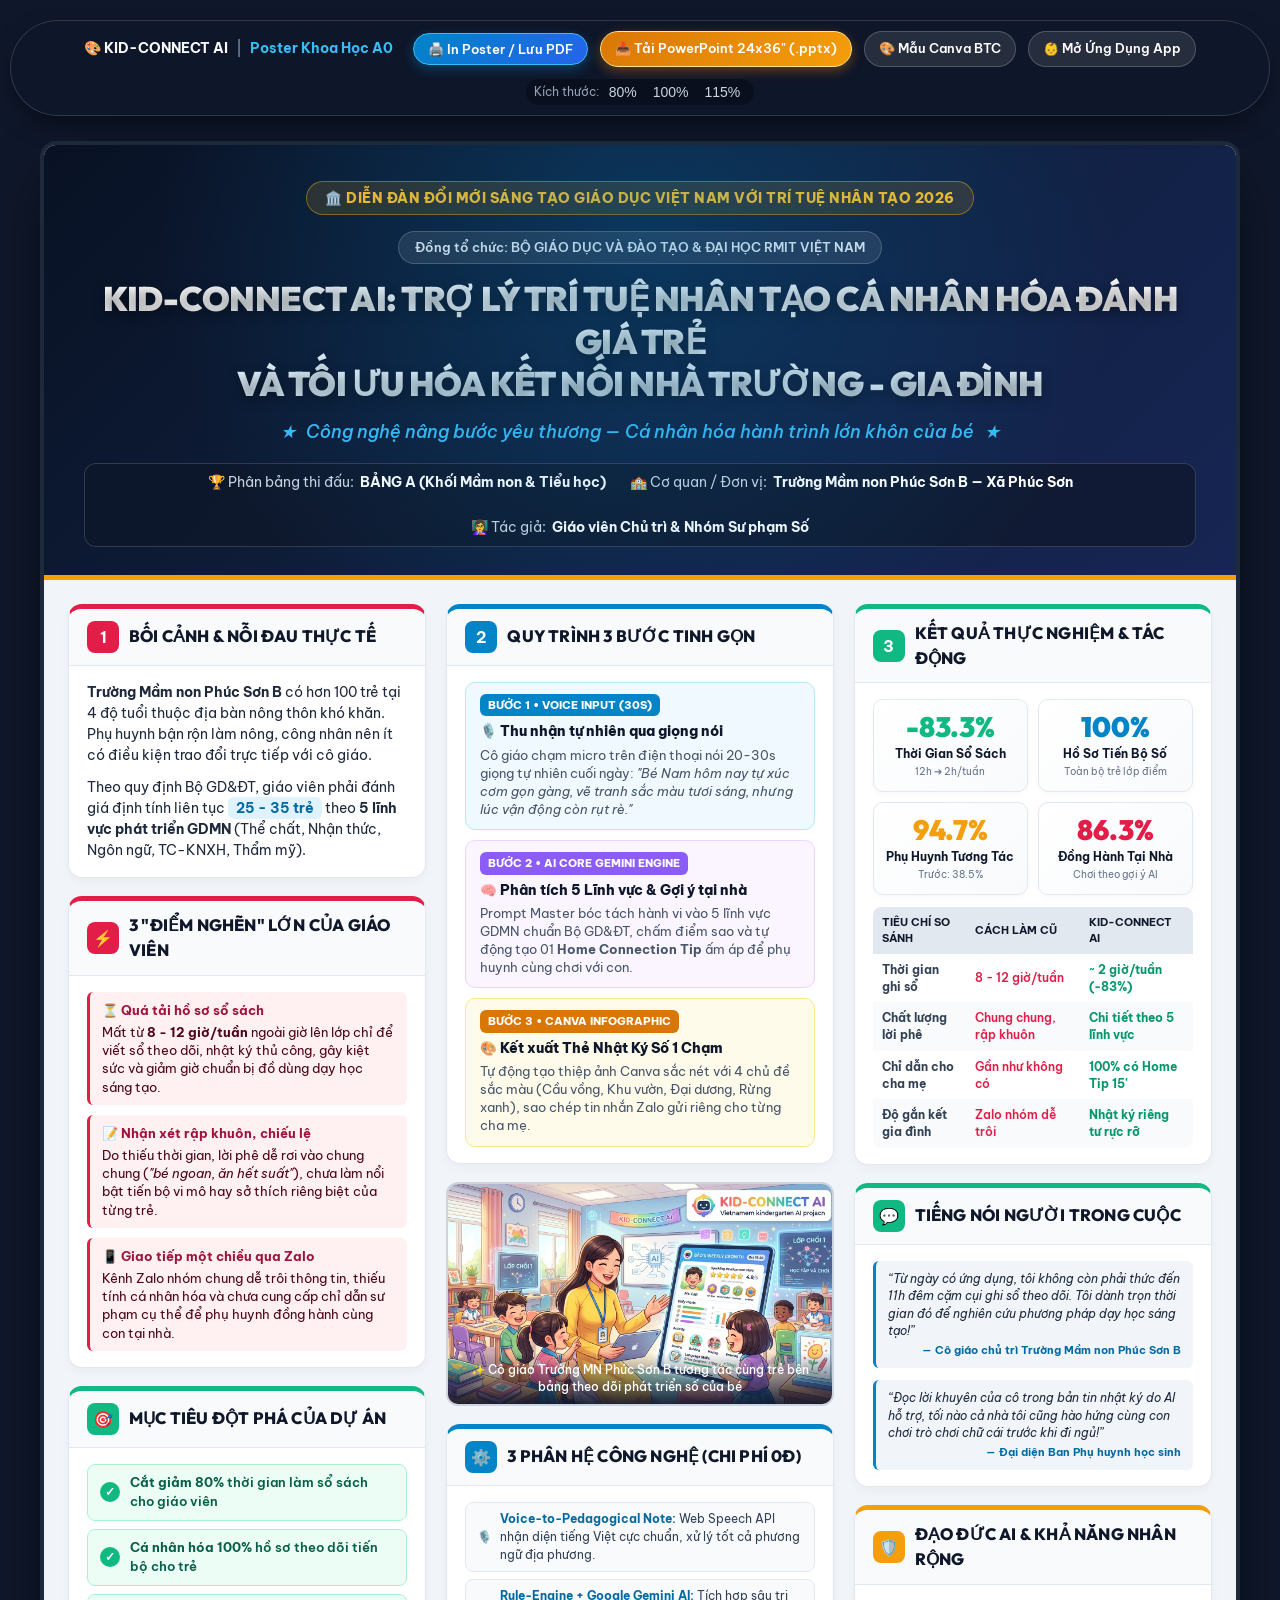
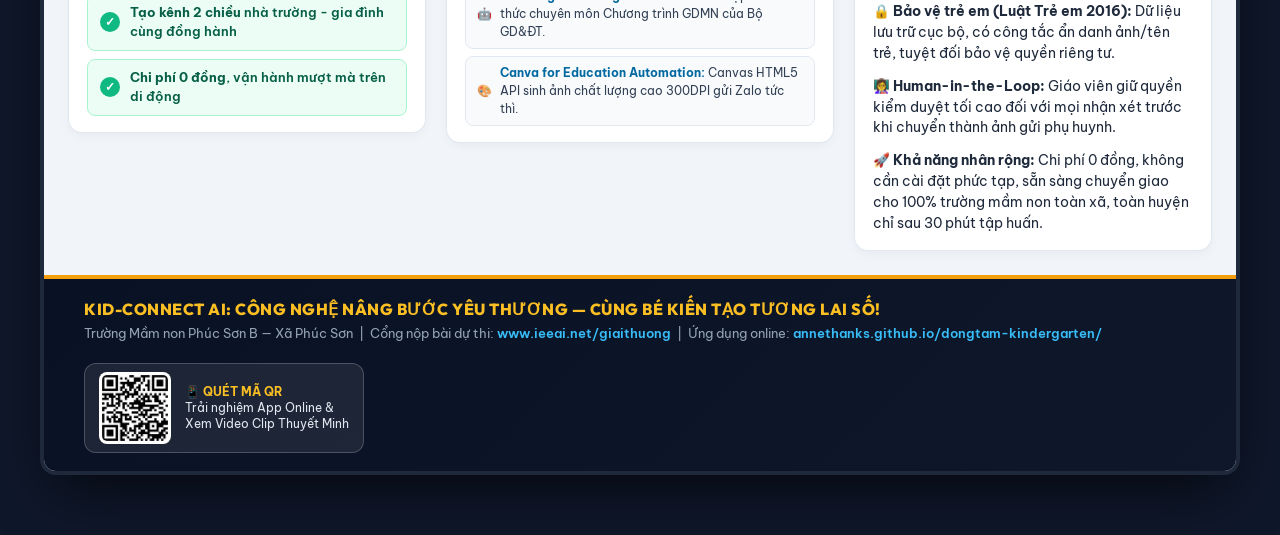
<file: kid_connect_app/poster.html>
<!DOCTYPE html>
<html lang="vi">
<head>
  <meta charset="UTF-8">
  <meta name="viewport" content="width=device-width, initial-scale=1.0">
  <title>POSTER TRIỂN LÃM: KID-CONNECT AI | Giải Thưởng Tiên Phong Ứng Dụng AI 2026</title>
  
  <!-- Google Fonts -->
  <link rel="preconnect" href="https://fonts.googleapis.com">
  <link rel="preconnect" href="https://fonts.gstatic.com" crossorigin>
  <link href="https://fonts.googleapis.com/css2?family=Be+Vietnam+Pro:ital,wght@0,300;0,400;0,500;0,600;0,700;0,800;1,400;1,600&family=Outfit:wght@500;600;700;800;900&display=swap" rel="stylesheet">

  <style>
    :root {
      --primary: #0284c7;
      --primary-dark: #0369a1;
      --primary-navy: #0f172a;
      --accent-amber: #f59e0b;
      --accent-rose: #e11d48;
      --accent-emerald: #10b981;
      --accent-violet: #8b5cf6;
      --bg-slate: #f8fafc;
      --card-bg: #ffffff;
      --text-main: #1e293b;
      --text-muted: #64748b;
      --border-color: #e2e8f0;
      --poster-w: 1200px;
    }

    * {
      box-sizing: border-box;
      margin: 0;
      padding: 0;
    }

    body {
      font-family: 'Be Vietnam Pro', -apple-system, BlinkMacSystemFont, sans-serif;
      background-color: #0f172a;
      color: var(--text-main);
      display: flex;
      flex-direction: column;
      align-items: center;
      min-height: 100vh;
      padding: 20px 10px 60px 10px;
      line-height: 1.5;
    }

    /* TOP ACTION TOOLBAR */
    .toolbar {
      position: sticky;
      top: 10px;
      z-index: 1000;
      background: rgba(15, 23, 42, 0.85);
      backdrop-filter: blur(12px);
      border: 1px solid rgba(255, 255, 255, 0.15);
      border-radius: 9999px;
      padding: 10px 24px;
      margin-bottom: 25px;
      display: flex;
      align-items: center;
      gap: 12px;
      box-shadow: 0 10px 25px -5px rgba(0, 0, 0, 0.5);
      flex-wrap: wrap;
      justify-content: center;
    }

    .toolbar-title {
      color: #f8fafc;
      font-weight: 700;
      font-size: 14px;
      display: flex;
      align-items: center;
      gap: 8px;
      margin-right: 8px;
    }

    .toolbar-btn {
      display: inline-flex;
      align-items: center;
      gap: 6px;
      background: rgba(255, 255, 255, 0.1);
      color: #ffffff;
      border: 1px solid rgba(255, 255, 255, 0.2);
      padding: 7px 14px;
      border-radius: 9999px;
      font-size: 13px;
      font-weight: 600;
      text-decoration: none;
      cursor: pointer;
      transition: all 0.2s ease;
      font-family: inherit;
    }

    .toolbar-btn:hover {
      background: rgba(255, 255, 255, 0.25);
      transform: translateY(-1px);
    }

    .toolbar-btn.primary {
      background: linear-gradient(135deg, #0284c7, #2563eb);
      border-color: #38bdf8;
      box-shadow: 0 4px 12px rgba(2, 132, 199, 0.4);
    }

    .toolbar-btn.primary:hover {
      background: linear-gradient(135deg, #0369a1, #1d4ed8);
    }

    .toolbar-btn.amber {
      background: linear-gradient(135deg, #d97706, #f59e0b);
      border-color: #fde68a;
      box-shadow: 0 4px 12px rgba(217, 119, 6, 0.4);
    }

    .zoom-group {
      display: flex;
      align-items: center;
      gap: 4px;
      background: rgba(0, 0, 0, 0.3);
      padding: 3px 8px;
      border-radius: 9999px;
      color: #94a3b8;
      font-size: 12px;
    }

    .zoom-btn {
      background: none;
      border: none;
      color: #cbd5e1;
      font-size: 14px;
      cursor: pointer;
      padding: 2px 6px;
      border-radius: 4px;
    }
    .zoom-btn:hover {
      background: rgba(255,255,255,0.2);
      color: #fff;
    }

    /* POSTER WRAPPER */
    .poster-viewport {
      width: 100%;
      display: flex;
      justify-content: center;
      transition: transform 0.2s ease;
      transform-origin: top center;
    }

    .poster {
      width: var(--poster-w);
      background-color: var(--bg-slate);
      border-radius: 16px;
      box-shadow: 0 25px 60px -15px rgba(0, 0, 0, 0.7);
      overflow: hidden;
      display: flex;
      flex-direction: column;
      border: 4px solid #1e293b;
      position: relative;
    }

    /* 1. POSTER HEADER */
    .poster-header {
      background: linear-gradient(135deg, #091224 0%, #0f1f3d 50%, #172554 100%);
      color: #ffffff;
      padding: 36px 40px 28px 40px;
      text-align: center;
      position: relative;
      border-bottom: 5px solid var(--accent-amber);
    }

    .poster-header::before {
      content: "";
      position: absolute;
      top: 0; left: 0; right: 0; bottom: 0;
      background: radial-gradient(circle at 50% 20%, rgba(2, 132, 199, 0.25), transparent 70%);
      pointer-events: none;
    }

    .header-badge-row {
      display: flex;
      justify-content: center;
      align-items: center;
      gap: 16px;
      margin-bottom: 14px;
      flex-wrap: wrap;
    }

    .badge-org {
      background: rgba(245, 158, 11, 0.15);
      border: 1px solid rgba(245, 158, 11, 0.5);
      color: #fbbf24;
      font-size: 13.5px;
      font-weight: 800;
      letter-spacing: 0.5px;
      text-transform: uppercase;
      padding: 6px 18px;
      border-radius: 9999px;
      display: inline-flex;
      align-items: center;
      gap: 8px;
    }

    .badge-sub {
      background: rgba(255, 255, 255, 0.1);
      border: 1px solid rgba(255, 255, 255, 0.2);
      color: #e2e8f0;
      font-size: 13px;
      font-weight: 600;
      padding: 6px 16px;
      border-radius: 9999px;
    }

    .poster-title {
      font-family: 'Outfit', sans-serif;
      font-size: 34px;
      font-weight: 900;
      line-height: 1.25;
      margin-bottom: 12px;
      background: linear-gradient(180deg, #ffffff 30%, #e0f2fe 100%);
      -webkit-background-clip: text;
      -webkit-text-fill-color: transparent;
      text-transform: uppercase;
      letter-spacing: -0.5px;
      text-shadow: 0 4px 12px rgba(0,0,0,0.4);
    }

    .poster-slogan {
      font-size: 18px;
      font-weight: 500;
      font-style: italic;
      color: #38bdf8;
      margin-bottom: 18px;
      display: flex;
      align-items: center;
      justify-content: center;
      gap: 10px;
    }

    .poster-meta-bar {
      display: flex;
      justify-content: center;
      align-items: center;
      gap: 24px;
      background: rgba(15, 23, 42, 0.7);
      border: 1px solid rgba(255, 255, 255, 0.15);
      padding: 8px 24px;
      border-radius: 12px;
      font-size: 14px;
      color: #cbd5e1;
      flex-wrap: wrap;
    }

    .meta-item {
      display: flex;
      align-items: center;
      gap: 6px;
    }
    .meta-item strong {
      color: #ffffff;
    }

    /* 2. POSTER BODY (3 COLUMNS) */
    .poster-body {
      display: grid;
      grid-template-columns: 1fr 1.08fr 1fr;
      gap: 20px;
      padding: 24px;
      background-color: #f1f5f9;
      flex-grow: 1;
    }

    .poster-col {
      display: flex;
      flex-direction: column;
      gap: 18px;
    }

    /* CARDS */
    .section-card {
      background: var(--card-bg);
      border-radius: 14px;
      border: 1.5px solid var(--border-color);
      overflow: hidden;
      box-shadow: 0 4px 12px -2px rgba(0, 0, 0, 0.05);
      display: flex;
      flex-direction: column;
    }

    .section-card.rose { border-top: 5px solid var(--accent-rose); }
    .section-card.blue { border-top: 5px solid var(--primary); }
    .section-card.emerald { border-top: 5px solid var(--accent-emerald); }
    .section-card.amber { border-top: 5px solid var(--accent-amber); }

    .card-header {
      padding: 12px 18px;
      display: flex;
      align-items: center;
      gap: 10px;
      background: #f8fafc;
      border-bottom: 1px solid var(--border-color);
    }

    .card-icon {
      width: 32px;
      height: 32px;
      border-radius: 8px;
      display: flex;
      align-items: center;
      justify-content: center;
      font-size: 16px;
      color: #fff;
      font-weight: bold;
      flex-shrink: 0;
    }
    .card-icon.rose { background: var(--accent-rose); }
    .card-icon.blue { background: var(--primary); }
    .card-icon.emerald { background: var(--accent-emerald); }
    .card-icon.amber { background: var(--accent-amber); }

    .card-title {
      font-family: 'Outfit', sans-serif;
      font-size: 16.5px;
      font-weight: 800;
      color: var(--primary-navy);
      text-transform: uppercase;
      letter-spacing: 0.2px;
    }

    .card-body {
      padding: 16px 18px;
      font-size: 13.5px;
      color: #334155;
      display: flex;
      flex-direction: column;
      gap: 12px;
    }

    .lead-text {
      font-size: 13.5px;
      line-height: 1.55;
      color: #1e293b;
    }

    .highlight-pill {
      background: #e0f2fe;
      color: #0369a1;
      padding: 2px 8px;
      border-radius: 6px;
      font-weight: 700;
    }

    .pain-point-list {
      display: flex;
      flex-direction: column;
      gap: 10px;
    }

    .pain-point-item {
      background: #fff1f2;
      border-left: 3.5px solid var(--accent-rose);
      border-radius: 6px;
      padding: 9px 12px;
      display: flex;
      flex-direction: column;
      gap: 3px;
    }

    .pain-point-item .pp-title {
      font-weight: 700;
      color: #9f1239;
      font-size: 13px;
      display: flex;
      align-items: center;
      gap: 6px;
    }

    .pain-point-item .pp-desc {
      font-size: 12.5px;
      color: #4c0519;
      line-height: 1.45;
    }

    .goal-grid {
      display: grid;
      grid-template-columns: 1fr;
      gap: 8px;
    }

    .goal-item {
      background: #ecfdf5;
      border: 1px solid #a7f3d0;
      padding: 8px 12px;
      border-radius: 8px;
      display: flex;
      align-items: center;
      gap: 10px;
      font-size: 13px;
      color: #065f46;
      font-weight: 600;
    }

    .goal-check {
      background: var(--accent-emerald);
      color: #fff;
      width: 20px;
      height: 20px;
      border-radius: 50%;
      display: flex;
      align-items: center;
      justify-content: center;
      font-size: 12px;
      font-weight: 800;
      flex-shrink: 0;
    }

    .step-flow {
      display: flex;
      flex-direction: column;
      gap: 10px;
      position: relative;
    }

    .step-box {
      background: #f0fdf4;
      border: 1.5px solid #bbf7d0;
      border-radius: 10px;
      padding: 11px 14px;
      position: relative;
    }

    .step-box.s1 { background: #f0f9ff; border-color: #bae6fd; }
    .step-box.s2 { background: #faf5ff; border-color: #e9d5ff; }
    .step-box.s3 { background: #fffbeb; border-color: #fde68a; }

    .step-badge {
      display: inline-block;
      font-size: 11px;
      font-weight: 800;
      text-transform: uppercase;
      padding: 3px 8px;
      border-radius: 6px;
      margin-bottom: 5px;
    }
    .s1 .step-badge { background: #0284c7; color: #fff; }
    .s2 .step-badge { background: #8b5cf6; color: #fff; }
    .s3 .step-badge { background: #d97706; color: #fff; }

    .step-title {
      font-weight: 800;
      font-size: 13.5px;
      color: var(--primary-navy);
      margin-bottom: 4px;
    }

    .step-desc {
      font-size: 12.5px;
      color: #475569;
      line-height: 1.45;
    }

    .hero-img-wrap {
      border-radius: 12px;
      overflow: hidden;
      border: 2px solid #cbd5e1;
      position: relative;
      background: #000;
    }

    .hero-img-wrap img {
      width: 100%;
      height: 220px;
      object-fit: cover;
      display: block;
      transition: transform 0.3s ease;
    }

    .hero-img-wrap:hover img {
      transform: scale(1.02);
    }

    .hero-caption {
      position: absolute;
      bottom: 0;
      left: 0;
      right: 0;
      background: linear-gradient(0deg, rgba(15,23,42,0.9) 0%, transparent 100%);
      color: #ffffff;
      padding: 8px 12px;
      font-size: 11.5px;
      text-align: center;
      font-weight: 500;
    }

    .tech-pill-grid {
      display: grid;
      grid-template-columns: 1fr;
      gap: 7px;
    }

    .tech-pill {
      background: #f8fafc;
      border: 1px solid var(--border-color);
      border-radius: 8px;
      padding: 7px 11px;
      font-size: 12px;
      display: flex;
      align-items: center;
      gap: 8px;
    }
    .tech-pill strong {
      color: var(--primary-dark);
    }

    .stats-grid {
      display: grid;
      grid-template-columns: 1fr 1fr;
      gap: 10px;
    }

    .stat-card {
      background: linear-gradient(135deg, #ffffff 0%, #f8fafc 100%);
      border: 1.5px solid var(--border-color);
      border-radius: 10px;
      padding: 12px 10px;
      text-align: center;
      display: flex;
      flex-direction: column;
      align-items: center;
      justify-content: center;
      box-shadow: 0 2px 6px rgba(0,0,0,0.03);
    }

    .stat-number {
      font-family: 'Outfit', sans-serif;
      font-size: 28px;
      font-weight: 900;
      line-height: 1.1;
      margin-bottom: 4px;
    }
    .stat-card.green .stat-number { color: var(--accent-emerald); }
    .stat-card.blue .stat-number { color: var(--primary); }
    .stat-card.amber .stat-number { color: var(--accent-amber); }
    .stat-card.rose .stat-number { color: var(--accent-rose); }

    .stat-label {
      font-size: 11.5px;
      font-weight: 700;
      color: var(--primary-navy);
      line-height: 1.3;
    }

    .stat-sub {
      font-size: 10px;
      color: var(--text-muted);
      margin-top: 2px;
    }

    .compare-table {
      width: 100%;
      border-collapse: collapse;
      font-size: 11.5px;
      border-radius: 8px;
      overflow: hidden;
    }

    .compare-table th, .compare-table td {
      padding: 7px 9px;
      text-align: left;
    }

    .compare-table th {
      background: #e2e8f0;
      color: var(--primary-navy);
      font-weight: 700;
      font-size: 11px;
      text-transform: uppercase;
    }

    .compare-table tr:nth-child(even) {
      background: #f8fafc;
    }

    .compare-table td.bad {
      color: #e11d48;
      font-weight: 600;
    }

    .compare-table td.good {
      color: #059669;
      font-weight: 700;
    }

    .quote-box {
      background: #f1f5f9;
      border-left: 3.5px solid var(--primary);
      padding: 9px 12px;
      border-radius: 6px;
      font-size: 12px;
      font-style: italic;
      color: #1e293b;
      line-height: 1.45;
    }

    .quote-author {
      font-size: 11px;
      font-weight: 700;
      font-style: normal;
      color: var(--primary-dark);
      margin-top: 4px;
      display: block;
      text-align: right;
    }

    /* 3. POSTER FOOTER */
    .poster-footer {
      background: linear-gradient(135deg, #091224 0%, #0f172a 100%);
      color: #ffffff;
      padding: 18px 40px;
      border-top: 4px solid var(--accent-amber);
      display: flex;
      align-items: center;
      justify-content: space-between;
      gap: 20px;
      flex-wrap: wrap;
    }

    .footer-left {
      display: flex;
      flex-direction: column;
      gap: 4px;
      flex-grow: 1;
    }

    .footer-slogan {
      font-family: 'Outfit', sans-serif;
      font-size: 16px;
      font-weight: 800;
      color: #fbbf24;
      text-transform: uppercase;
      letter-spacing: 0.5px;
    }

    .footer-info {
      font-size: 12.5px;
      color: #94a3b8;
      line-height: 1.4;
    }

    .footer-info a {
      color: #38bdf8;
      text-decoration: none;
      font-weight: 600;
    }

    .footer-right {
      display: flex;
      align-items: center;
      gap: 14px;
      background: rgba(255, 255, 255, 0.08);
      border: 1px solid rgba(255, 255, 255, 0.2);
      padding: 8px 14px;
      border-radius: 12px;
    }

    .qr-img {
      width: 72px;
      height: 72px;
      border-radius: 8px;
      background: #fff;
      padding: 3px;
      display: block;
    }

    .qr-text {
      display: flex;
      flex-direction: column;
      font-size: 11.5px;
      color: #e2e8f0;
      line-height: 1.35;
    }
    .qr-text strong {
      color: #fbbf24;
      font-size: 12px;
    }

    /* PRINT STYLES */
    @media print {
      body {
        background: #ffffff !important;
        padding: 0 !important;
        margin: 0 !important;
      }

      .toolbar {
        display: none !important;
      }

      .poster-viewport {
        transform: none !important;
      }

      .poster {
        width: 100% !important;
        max-width: none !important;
        border: none !important;
        border-radius: 0 !important;
        box-shadow: none !important;
      }

      @page {
        size: A0 portrait;
        margin: 0;
      }
    }

    @media (max-width: 1250px) {
      :root {
        --poster-w: 100%;
      }
      .poster-body {
        grid-template-columns: 1fr;
      }
      .stats-grid {
        grid-template-columns: repeat(4, 1fr);
      }
    }

    @media (max-width: 768px) {
      .stats-grid {
        grid-template-columns: repeat(2, 1fr);
      }
      .poster-title {
        font-size: 24px;
      }
      .poster-header {
        padding: 24px 16px;
      }
      .poster-body {
        padding: 16px;
      }
      .poster-footer {
        padding: 16px;
        flex-direction: column;
        text-align: center;
      }
    }
  </style>
</head>
<body>

  <!-- TOP ACTION TOOLBAR -->
  <div class="toolbar" id="toolbar">
    <div class="toolbar-title">
      <span>🎨 KID-CONNECT AI</span>
      <span style="color: #64748b;">|</span>
      <span style="color: #38bdf8;">Poster Khoa Học A0</span>
    </div>

    <!-- Print / Export PDF -->
    <button class="toolbar-btn primary" onclick="window.print()">
      🖨️ In Poster / Lưu PDF
    </button>

    <!-- Download PPTX -->
    <a class="toolbar-btn amber" href="../Poster_KID_CONNECT_AI_Canva_Import.pptx" download="Poster_KID_CONNECT_AI_Canva_Import.pptx">
      📥 Tải PowerPoint 24x36" (.pptx)
    </a>

    <!-- Official Canva Template -->
    <a class="toolbar-btn" href="https://www.canva.com/design/DAHX8izuwG0/IHnb5H7RXv3gR_rsUFUDIA/edit" target="_blank" rel="noopener">
      🎨 Mẫu Canva BTC
    </a>

    <!-- Launch Main App -->
    <a class="toolbar-btn" href="index.html">
      👶 Mở Ứng Dụng App
    </a>

    <!-- Zoom Controls -->
    <div class="zoom-group">
      <span>Kích thước:</span>
      <button class="zoom-btn" onclick="setZoom(0.8)">80%</button>
      <button class="zoom-btn" onclick="setZoom(1.0)">100%</button>
      <button class="zoom-btn" onclick="setZoom(1.15)">115%</button>
    </div>
  </div>

  <!-- POSTER CONTAINER -->
  <div class="poster-viewport" id="viewport">
    <div class="poster" id="poster">

      <!-- ================= HEADER SECTION ================= -->
      <header class="poster-header">
        <div class="header-badge-row">
          <span class="badge-org">🏛️ DIỄN ĐÀN ĐỔI MỚI SÁNG TẠO GIÁO DỤC VIỆT NAM VỚI TRÍ TUỆ NHÂN TẠO 2026</span>
          <span class="badge-sub">Đồng tổ chức: BỘ GIÁO DỤC VÀ ĐÀO TẠO & ĐẠI HỌC RMIT VIỆT NAM</span>
        </div>

        <h1 class="poster-title">
          KID-CONNECT AI: TRỢ LÝ TRÍ TUỆ NHÂN TẠO CÁ NHÂN HÓA ĐÁNH GIÁ TRẺ<br>
          VÀ TỐI ƯU HÓA KẾT NỐI NHÀ TRƯỜNG - GIA ĐÌNH
        </h1>

        <div class="poster-slogan">
          <span>★</span>
          <span>Công nghệ nâng bước yêu thương — Cá nhân hóa hành trình lớn khôn của bé</span>
          <span>★</span>
        </div>

        <div class="poster-meta-bar">
          <div class="meta-item">
            <span>🏆 Phân bảng thi đấu:</span>
            <strong>BẢNG A (Khối Mầm non & Tiểu học)</strong>
          </div>
          <div class="meta-item">
            <span>🏫 Cơ quan / Đơn vị:</span>
            <strong>Trường Mầm non Phúc Sơn B — Xã Phúc Sơn</strong>
          </div>
          <div class="meta-item">
            <span>👩‍🏫 Tác giả:</span>
            <strong>Giáo viên Chủ trì & Nhóm Sư phạm Số</strong>
          </div>
        </div>
      </header>

      <!-- ================= BODY 3-COLUMNS ================= -->
      <main class="poster-body">

        <!-- ========== CỘT 1: BỐI CẢNH & THÁCH THỨC ========== -->
        <section class="poster-col">
          
          <article class="section-card rose">
            <div class="card-header">
              <div class="card-icon rose">1</div>
              <h2 class="card-title">Bối Cảnh & Nỗi Đau Thực Tế</h2>
            </div>
            <div class="card-body">
              <p class="lead-text">
                <strong>Trường Mầm non Phúc Sơn B</strong> có hơn 100 trẻ tại 4 độ tuổi thuộc địa bàn nông thôn khó khăn. Phụ huynh bận rộn làm nông, công nhân nên ít có điều kiện trao đổi trực tiếp với cô giáo.
              </p>
              <p class="lead-text">
                Theo quy định Bộ GD&ĐT, giáo viên phải đánh giá định tính liên tục <span class="highlight-pill">25 - 35 trẻ</span> theo <strong>5 lĩnh vực phát triển GDMN</strong> (Thể chất, Nhận thức, Ngôn ngữ, TC-KNXH, Thẩm mỹ).
              </p>
            </div>
          </article>

          <article class="section-card rose">
            <div class="card-header">
              <div class="card-icon rose">⚡</div>
              <h2 class="card-title">3 "Điểm Nghẽn" Lớn Của Giáo Viên</h2>
            </div>
            <div class="card-body">
              <div class="pain-point-list">
                <div class="pain-point-item">
                  <span class="pp-title">⏳ Quá tải hồ sơ sổ sách</span>
                  <span class="pp-desc">Mất từ <strong>8 - 12 giờ/tuần</strong> ngoài giờ lên lớp chỉ để viết sổ theo dõi, nhật ký thủ công, gây kiệt sức và giảm giờ chuẩn bị đồ dùng dạy học sáng tạo.</span>
                </div>
                <div class="pain-point-item">
                  <span class="pp-title">📝 Nhận xét rập khuôn, chiếu lệ</span>
                  <span class="pp-desc">Do thiếu thời gian, lời phê dễ rơi vào chung chung (<em>"bé ngoan, ăn hết suất"</em>), chưa làm nổi bật tiến bộ vi mô hay sở thích riêng biệt của từng trẻ.</span>
                </div>
                <div class="pain-point-item">
                  <span class="pp-title">📱 Giao tiếp một chiều qua Zalo</span>
                  <span class="pp-desc">Kênh Zalo nhóm chung dễ trôi thông tin, thiếu tính cá nhân hóa và chưa cung cấp chỉ dẫn sư phạm cụ thể để phụ huynh đồng hành cùng con tại nhà.</span>
                </div>
              </div>
            </div>
          </article>

          <article class="section-card emerald">
            <div class="card-header">
              <div class="card-icon emerald">🎯</div>
              <h2 class="card-title">Mục Tiêu Đột Phá Của Dự Án</h2>
            </div>
            <div class="card-body">
              <div class="goal-grid">
                <div class="goal-item">
                  <div class="goal-check">✓</div>
                  <span><strong>Cắt giảm 80%</strong> thời gian làm sổ sách cho giáo viên</span>
                </div>
                <div class="goal-item">
                  <div class="goal-check">✓</div>
                  <span><strong>Cá nhân hóa 100%</strong> hồ sơ theo dõi tiến bộ cho trẻ</span>
                </div>
                <div class="goal-item">
                  <div class="goal-check">✓</div>
                  <span><strong>Tạo kênh 2 chiều</strong> nhà trường - gia đình cùng đồng hành</span>
                </div>
                <div class="goal-item">
                  <div class="goal-check">✓</div>
                  <span><strong>Chi phí 0 đồng</strong>, vận hành mượt mà trên di động</span>
                </div>
              </div>
            </div>
          </article>

        </section>

        <!-- ========== CỘT 2: GIẢI PHÁP & QUY TRÌNH (TRUNG TÂM) ========== -->
        <section class="poster-col">
          
          <article class="section-card blue">
            <div class="card-header">
              <div class="card-icon blue">2</div>
              <h2 class="card-title">Quy Trình 3 Bước Tinh Gọn</h2>
            </div>
            <div class="card-body">
              <div class="step-flow">
                
                <div class="step-box s1">
                  <span class="step-badge">Bước 1 • Voice Input (30s)</span>
                  <div class="step-title">🎙️ Thu nhận tự nhiên qua giọng nói</div>
                  <div class="step-desc">
                    Cô giáo chạm micro trên điện thoại nói 20-30s giọng tự nhiên cuối ngày: <em>"Bé Nam hôm nay tự xúc cơm gọn gàng, vẽ tranh sắc màu tươi sáng, nhưng lúc vận động còn rụt rè."</em>
                  </div>
                </div>

                <div class="step-box s2">
                  <span class="step-badge">Bước 2 • AI Core Gemini Engine</span>
                  <div class="step-title">🧠 Phân tích 5 Lĩnh vực & Gợi ý tại nhà</div>
                  <div class="step-desc">
                    Prompt Master bóc tách hành vi vào 5 lĩnh vực GDMN chuẩn Bộ GD&ĐT, chấm điểm sao và tự động tạo 01 <strong>Home Connection Tip</strong> ấm áp để phụ huynh cùng chơi với con.
                  </div>
                </div>

                <div class="step-box s3">
                  <span class="step-badge">Bước 3 • Canva Infographic</span>
                  <div class="step-title">🎨 Kết xuất Thẻ Nhật Ký Số 1 Chạm</div>
                  <div class="step-desc">
                    Tự động tạo thiệp ảnh Canva sắc nét với 4 chủ đề sắc màu (Cầu vồng, Khu vườn, Đại dương, Rừng xanh), sao chép tin nhắn Zalo gửi riêng cho từng cha mẹ.
                  </div>
                </div>

              </div>
            </div>
          </article>

          <!-- Visual Hero Image Showcase -->
          <div class="hero-img-wrap">
            <img src="assets/poster_hero_illustration.jpg" alt="Cô giáo và học sinh tương tác với ứng dụng KID-CONNECT AI" onerror="this.src='../poster_hero_illustration.jpg'">
            <div class="hero-caption">
              ✨ Cô giáo Trường MN Phúc Sơn B tương tác cùng trẻ bên bảng theo dõi phát triển số của bé
            </div>
          </div>

          <article class="section-card blue">
            <div class="card-header">
              <div class="card-icon blue">⚙️</div>
              <h2 class="card-title">3 Phân Hệ Công Nghệ (Chi Phí 0Đ)</h2>
            </div>
            <div class="card-body">
              <div class="tech-pill-grid">
                <div class="tech-pill">
                  <span>🎙️</span>
                  <div><strong>Voice-to-Pedagogical Note:</strong> Web Speech API nhận diện tiếng Việt cực chuẩn, xử lý tốt cả phương ngữ địa phương.</div>
                </div>
                <div class="tech-pill">
                  <span>🤖</span>
                  <div><strong>Rule-Engine + Google Gemini AI:</strong> Tích hợp sâu tri thức chuyên môn Chương trình GDMN của Bộ GD&ĐT.</div>
                </div>
                <div class="tech-pill">
                  <span>🎨</span>
                  <div><strong>Canva for Education Automation:</strong> Canvas HTML5 API sinh ảnh chất lượng cao 300DPI gửi Zalo tức thì.</div>
                </div>
              </div>
            </div>
          </article>

        </section>

        <!-- ========== CỘT 3: KẾT QUẢ, TÁC ĐỘNG & LAN TỎA ========== -->
        <section class="poster-col">
          
          <article class="section-card emerald">
            <div class="card-header">
              <div class="card-icon emerald">3</div>
              <h2 class="card-title">Kết Quả Thực Nghiệm & Tác Động</h2>
            </div>
            <div class="card-body">
              
              <div class="stats-grid">
                <div class="stat-card green">
                  <div class="stat-number">-83.3%</div>
                  <div class="stat-label">Thời Gian Sổ Sách</div>
                  <div class="stat-sub">12h ➔ 2h/tuần</div>
                </div>

                <div class="stat-card blue">
                  <div class="stat-number">100%</div>
                  <div class="stat-label">Hồ Sơ Tiến Bộ Số</div>
                  <div class="stat-sub">Toàn bộ trẻ lớp điểm</div>
                </div>

                <div class="stat-card amber">
                  <div class="stat-number">94.7%</div>
                  <div class="stat-label">Phụ Huynh Tương Tác</div>
                  <div class="stat-sub">Trước: 38.5%</div>
                </div>

                <div class="stat-card rose">
                  <div class="stat-number">86.3%</div>
                  <div class="stat-label">Đồng Hành Tại Nhà</div>
                  <div class="stat-sub">Chơi theo gợi ý AI</div>
                </div>
              </div>

              <!-- Before vs After Table -->
              <table class="compare-table">
                <thead>
                  <tr>
                    <th>Tiêu chí so sánh</th>
                    <th>Cách làm cũ</th>
                    <th>KID-CONNECT AI</th>
                  </tr>
                </thead>
                <tbody>
                  <tr>
                    <td><strong>Thời gian ghi sổ</strong></td>
                    <td class="bad">8 - 12 giờ/tuần</td>
                    <td class="good">~ 2 giờ/tuần (-83%)</td>
                  </tr>
                  <tr>
                    <td><strong>Chất lượng lời phê</strong></td>
                    <td class="bad">Chung chung, rập khuôn</td>
                    <td class="good">Chi tiết theo 5 lĩnh vực</td>
                  </tr>
                  <tr>
                    <td><strong>Chỉ dẫn cho cha mẹ</strong></td>
                    <td class="bad">Gần như không có</td>
                    <td class="good">100% có Home Tip 15'</td>
                  </tr>
                  <tr>
                    <td><strong>Độ gắn kết gia đình</strong></td>
                    <td class="bad">Zalo nhóm dễ trôi</td>
                    <td class="good">Nhật ký riêng tư rực rỡ</td>
                  </tr>
                </tbody>
              </table>

            </div>
          </article>

          <article class="section-card emerald">
            <div class="card-header">
              <div class="card-icon emerald">💬</div>
              <h2 class="card-title">Tiếng Nói Người Trong Cuộc</h2>
            </div>
            <div class="card-body">
              <div class="quote-box">
                “Từ ngày có ứng dụng, tôi không còn phải thức đến 11h đêm cặm cụi ghi sổ theo dõi. Tôi dành trọn thời gian đó để nghiên cứu phương pháp dạy học sáng tạo!”
                <span class="quote-author">— Cô giáo chủ trì Trường Mầm non Phúc Sơn B</span>
              </div>
              <div class="quote-box">
                “Đọc lời khuyên của cô trong bản tin nhật ký do AI hỗ trợ, tối nào cả nhà tôi cũng hào hứng cùng con chơi trò chơi chữ cái trước khi đi ngủ!”
                <span class="quote-author">— Đại diện Ban Phụ huynh học sinh</span>
              </div>
            </div>
          </article>

          <article class="section-card amber">
            <div class="card-header">
              <div class="card-icon amber">🛡️</div>
              <h2 class="card-title">Đạo Đức AI & Khả Năng Nhân Rộng</h2>
            </div>
            <div class="card-body">
              <p class="lead-text">
                🔒 <strong>Bảo vệ trẻ em (Luật Trẻ em 2016):</strong> Dữ liệu lưu trữ cục bộ, có công tắc ẩn danh ảnh/tên trẻ, tuyệt đối bảo vệ quyền riêng tư.
              </p>
              <p class="lead-text">
                👩‍🏫 <strong>Human-in-the-Loop:</strong> Giáo viên giữ quyền kiểm duyệt tối cao đối với mọi nhận xét trước khi chuyển thành ảnh gửi phụ huynh.
              </p>
              <p class="lead-text">
                🚀 <strong>Khả năng nhân rộng:</strong> Chi phí 0 đồng, không cần cài đặt phức tạp, sẵn sàng chuyển giao cho 100% trường mầm non toàn xã, toàn huyện chỉ sau 30 phút tập huấn.
              </p>
            </div>
          </article>

        </section>

      </main>

      <!-- ================= FOOTER SECTION ================= -->
      <footer class="poster-footer">
        <div class="footer-left">
          <div class="footer-slogan">
            KID-CONNECT AI: CÔNG NGHỆ NÂNG BƯỚC YÊU THƯƠNG — CÙNG BÉ KIẾN TẠO TƯƠNG LAI SỐ!
          </div>
          <div class="footer-info">
            Trường Mầm non Phúc Sơn B — Xã Phúc Sơn &nbsp;|&nbsp; 
            Cổng nộp bài dự thi: <a href="https://www.ieeai.net/giaithuong" target="_blank">www.ieeai.net/giaithuong</a> &nbsp;|&nbsp; 
            Ứng dụng online: <a href="https://annethanks.github.io/dongtam-kindergarten/" target="_blank">annethanks.github.io/dongtam-kindergarten/</a>
          </div>
        </div>

        <div class="footer-right">
          <img class="qr-img" src="assets/QR_Code_KID_CONNECT_AI.png" alt="QR Code KID-CONNECT AI" onerror="this.src='../QR_Code_KID_CONNECT_AI.png'">
          <div class="qr-text">
            <strong>📱 QUÉT MÃ QR</strong>
            <span>Trải nghiệm App Online &</span>
            <span>Xem Video Clip Thuyết Minh</span>
          </div>
        </div>
      </footer>

    </div>
  </div>

  <script>
    function setZoom(scale) {
      const poster = document.getElementById('poster');
      if (scale === 1.0) {
        poster.style.transform = 'none';
      } else {
        poster.style.transform = `scale(${scale})`;
        poster.style.transformOrigin = 'top center';
      }
    }
  </script>

</body>
</html>
</file>
